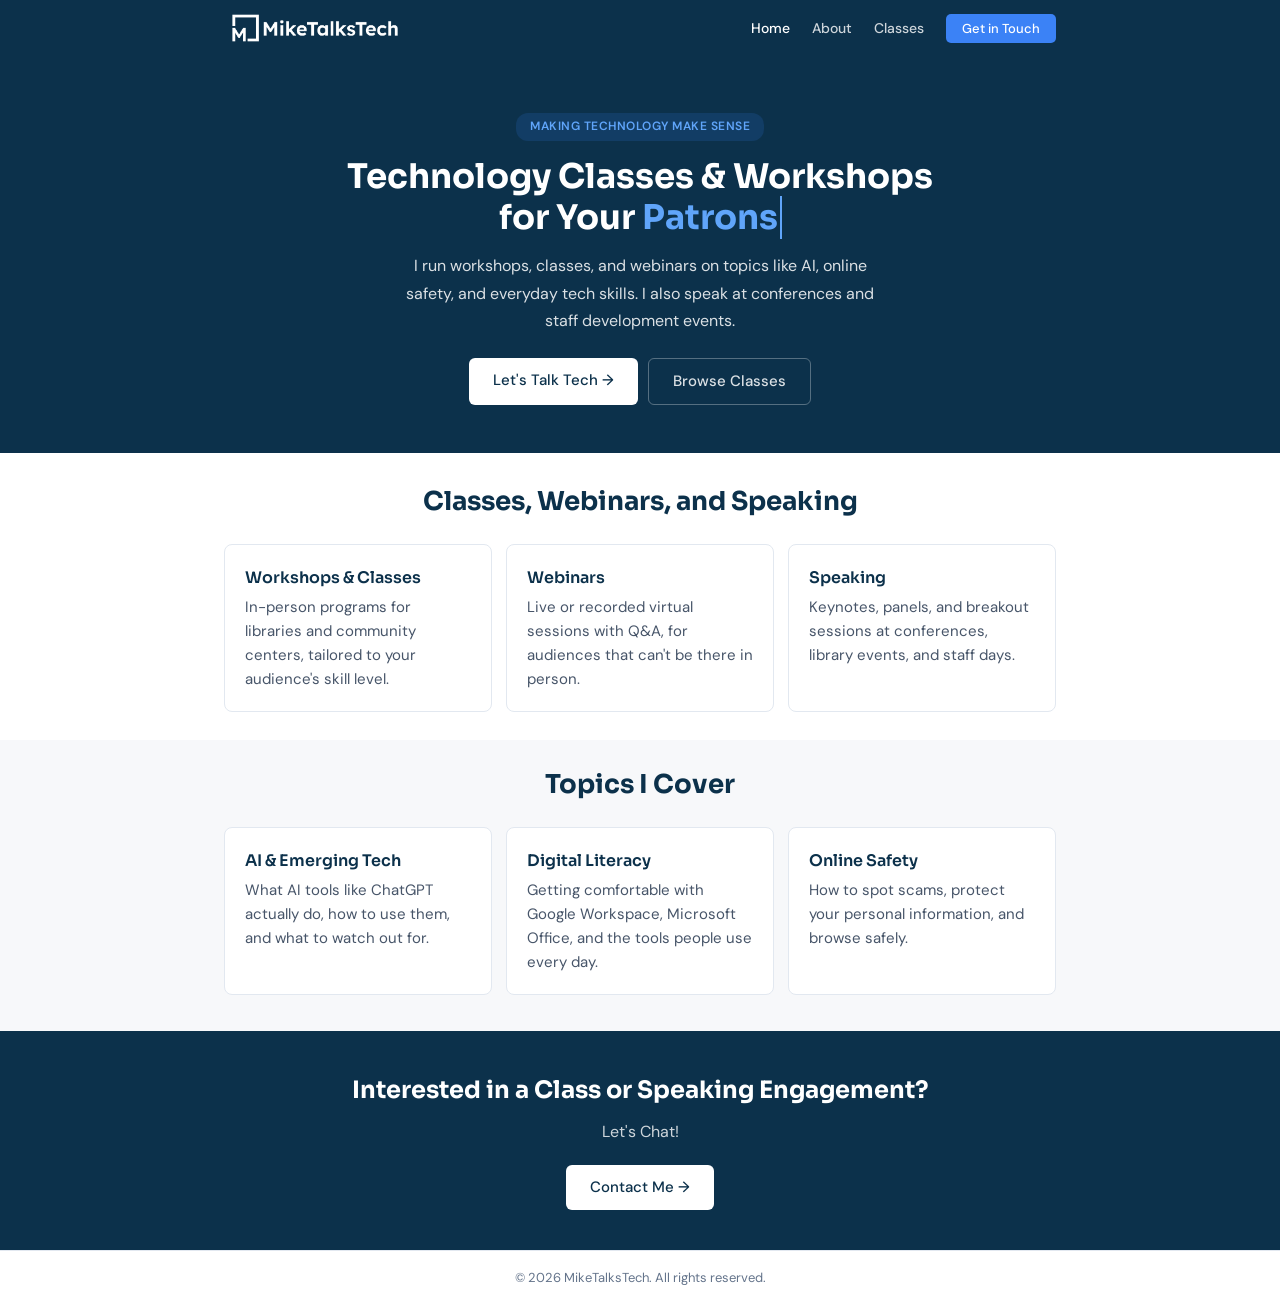
<file: index.html>
<!DOCTYPE html>
<html lang="en">
<head>
  <!-- Google Analytics -->
  <script async src="https://www.googletagmanager.com/gtag/js?id=G-N8987LX8X8"></script>
  <script>
    window.dataLayer = window.dataLayer || [];
    function gtag(){dataLayer.push(arguments);}
    gtag("js", new Date());
    gtag("config", "G-N8987LX8X8");
  </script>
  <meta charset="UTF-8">
  <meta name="viewport" content="width=device-width, initial-scale=1.0">
  <title>MikeTalksTech | Technology Workshops, Training & Speaking</title>
  <meta name="description" content="Workshops, classes, and talks that make technology approachable for libraries, businesses, and community organizations.">
  <link rel="canonical" href="https://miketalkstech.com/">
  <link rel="icon" href="/favicon.png" type="image/png">
  <link rel="apple-touch-icon" href="/apple-touch-icon.png">
  <meta property="og:type" content="website">
  <meta property="og:title" content="MikeTalksTech | Technology Workshops, Training & Speaking">
  <meta property="og:description" content="Technology classes, workshops, and speaking for libraries, community organizations, and businesses.">
  <meta property="og:url" content="https://miketalkstech.com/">
  <meta property="og:image" content="https://miketalkstech.com/images/og-image.png">
  <meta property="og:site_name" content="MikeTalksTech">
  <meta name="twitter:card" content="summary">
  <meta name="twitter:title" content="MikeTalksTech | Technology Workshops, Training & Speaking">
  <meta name="twitter:description" content="Technology classes, workshops, and speaking for libraries, community organizations, and businesses.">
  <link rel="stylesheet" href="style.css">
  <script type="application/ld+json">
  {
    "@context": "https://schema.org",
    "@type": "ProfessionalService",
    "name": "MikeTalksTech",
    "description": "Technology classes, workshops, webinars, and speaking engagements for libraries, community organizations, and businesses.",
    "url": "https://miketalkstech.com/",
    "founder": {
      "@type": "Person",
      "name": "Michael Bartolomeo",
      "jobTitle": "Librarian & Technology Instructor"
    },
    "areaServed": "Long Island, New York",
    "serviceType": ["Technology Education", "Workshops", "Webinars", "Speaking Engagements"]
  }
  </script>
</head>
<body>

  <nav class="dark">
    <div class="nav-bar">
      <a href="/"><img src="images/logo.png" alt="MikeTalksTech"></a>
      <ul class="nav-links">
        <li><a href="/" class="on">Home</a></li>
        <li><a href="/about/">About</a></li>
        <li><a href="/classes/">Classes</a></li>
        <li><a href="/contact/" class="nav-btn">Get in Touch</a></li>
      </ul>
    </div>
  </nav>

  <section class="hero">
    <div class="hero-label">Making Technology Make Sense</div>
    <h1>Technology Classes &amp; Workshops<br>for Your <span id="rotate">Patrons</span></h1>
    <p>I run workshops, classes, and webinars on topics like AI, online safety, and everyday tech skills. I also speak at conferences and staff development events.</p>
    <div class="btn-row">
      <a href="/contact/" class="btn btn-w">Let's Talk Tech &rarr;</a>
      <a href="/classes/" class="btn btn-ghost">Browse Classes</a>
    </div>
  </section>

  <section class="sec">
    <div class="w">
      <div class="sec-head">
        <h2>Classes, Webinars, and Speaking</h2>
      </div>
      <div class="row3">
        <div class="box">
          <h3>Workshops &amp; Classes</h3>
          <p>In-person programs for libraries and community centers, tailored to your audience's skill level.</p>
        </div>
        <div class="box">
          <h3>Webinars</h3>
          <p>Live or recorded virtual sessions with Q&amp;A, for audiences that can't be there in person.</p>
        </div>
        <div class="box">
          <h3>Speaking</h3>
          <p>Keynotes, panels, and breakout sessions at conferences, library events, and staff days.</p>
        </div>
      </div>
    </div>
  </section>

  <section class="sec sec-alt">
    <div class="w">
      <div class="sec-head">
        <h2>Topics I Cover</h2>
      </div>
      <div class="row3">
        <div class="box">
          <h3>AI &amp; Emerging Tech</h3>
          <p>What AI tools like ChatGPT actually do, how to use them, and what to watch out for.</p>
        </div>
        <div class="box">
          <h3>Digital Literacy</h3>
          <p>Getting comfortable with Google Workspace, Microsoft Office, and the tools people use every day.</p>
        </div>
        <div class="box">
          <h3>Online Safety</h3>
          <p>How to spot scams, protect your personal information, and browse safely.</p>
        </div>
      </div>
    </div>
  </section>

  <section class="cta">
    <h2>Interested in a Class or Speaking Engagement?</h2>
    <p>Let's Chat!</p>
    <a href="/contact/" class="btn btn-w">Contact Me &rarr;</a>
  </section>

  <footer><p>&copy; 2026 MikeTalksTech. All rights reserved.</p></footer>

  <script>
  var words = ["Patrons", "Staff", "Library", "Community", "Organization"];
  var el = document.getElementById("rotate");
  var i = 0;
  var speed = 60;

  function typeWord(word, callback) {
    var c = 0;
    el.textContent = "";
    var t = setInterval(function() {
      el.textContent = word.substring(0, c + 1);
      c++;
      if (c >= word.length) { clearInterval(t); if (callback) setTimeout(callback, 1800); }
    }, speed);
  }

  function deleteWord(callback) {
    var text = el.textContent;
    var c = text.length;
    var t = setInterval(function() {
      c--;
      el.textContent = text.substring(0, c);
      if (c <= 0) { clearInterval(t); if (callback) setTimeout(callback, 200); }
    }, speed / 2);
  }

  function cycle() {
    deleteWord(function() {
      i = (i + 1) % words.length;
      typeWord(words[i], cycle);
    });
  }

  setTimeout(cycle, 2000);
  </script>
</body>
</html>
</file>
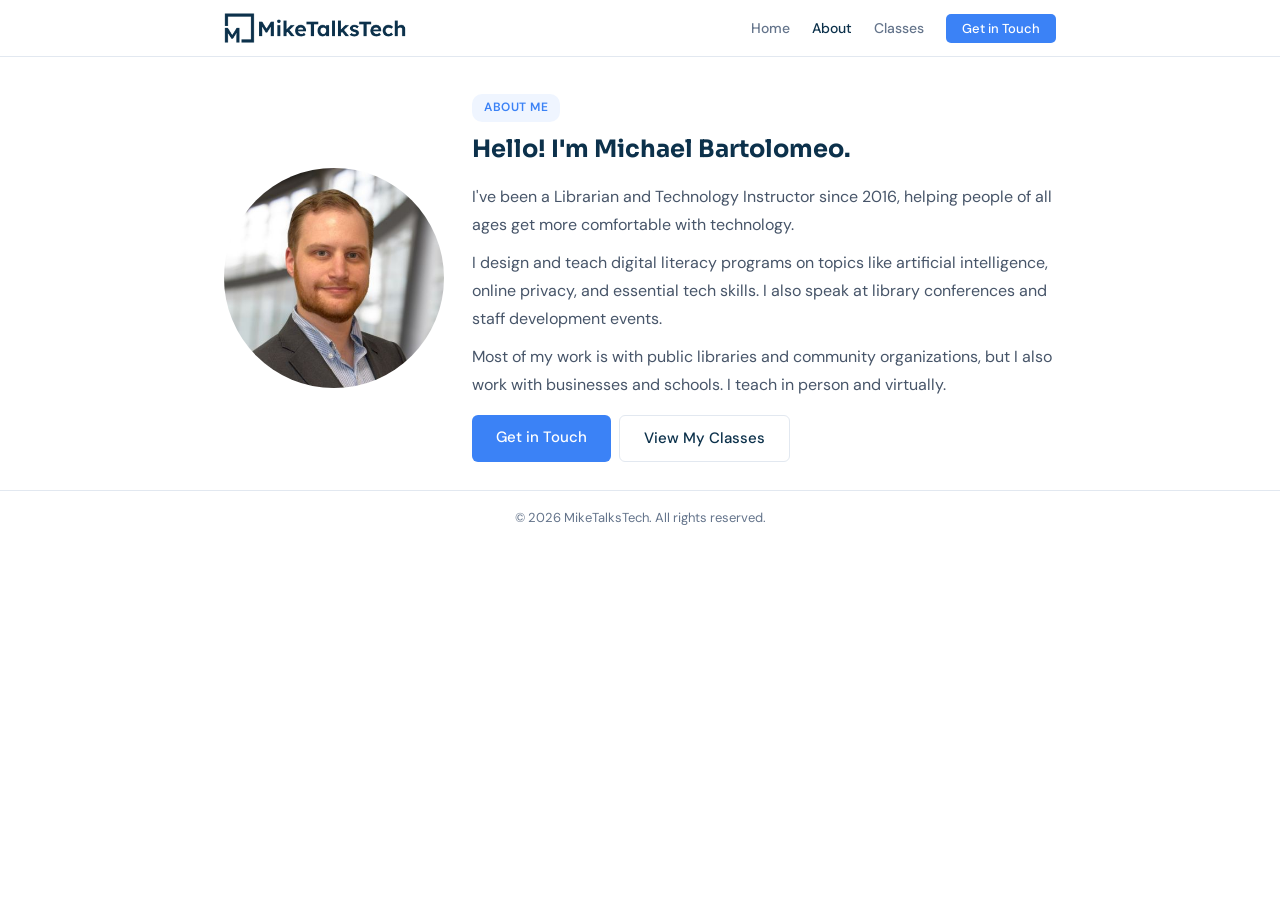
<file: about/index.html>
<!DOCTYPE html>
<html lang="en">
<head>
  <!-- Google Analytics -->
  <script async src="https://www.googletagmanager.com/gtag/js?id=G-N8987LX8X8"></script>
  <script>
    window.dataLayer = window.dataLayer || [];
    function gtag(){dataLayer.push(arguments);}
    gtag("js", new Date());
    gtag("config", "G-N8987LX8X8");
  </script>
  <meta charset="UTF-8">
  <meta name="viewport" content="width=device-width, initial-scale=1.0">
  <title>About | MikeTalksTech</title>
  <meta name="description" content="Meet Michael Bartolomeo, librarian and technology educator helping communities build confidence with technology since 2016.">
  <link rel="canonical" href="https://miketalkstech.com/about/">
  <link rel="icon" href="/favicon.png" type="image/png">
  <link rel="apple-touch-icon" href="/apple-touch-icon.png">
  <meta property="og:type" content="profile">
  <meta property="og:title" content="About Michael Bartolomeo | MikeTalksTech">
  <meta property="og:description" content="Librarian and technology instructor since 2016, helping people of all ages get comfortable with technology.">
  <meta property="og:url" content="https://miketalkstech.com/about/">
  <meta property="og:image" content="https://miketalkstech.com/images/og-image.png">
  <meta property="og:site_name" content="MikeTalksTech">
  <meta name="twitter:card" content="summary">
  <meta name="twitter:title" content="About Michael Bartolomeo | MikeTalksTech">
  <meta name="twitter:description" content="Librarian and technology instructor since 2016, helping people of all ages get comfortable with technology.">
  <link rel="stylesheet" href="../style.css">
</head>
<body>

  <nav>
    <div class="nav-bar">
      <a href="/"><img src="../images/logo-blue.png" alt="MikeTalksTech"></a>
      <ul class="nav-links">
        <li><a href="/">Home</a></li>
        <li><a href="/about/" class="on">About</a></li>
        <li><a href="/classes/">Classes</a></li>
        <li><a href="/contact/" class="nav-btn">Get in Touch</a></li>
      </ul>
    </div>
  </nav>

  <section class="sec" style="padding-top: 36px;">
    <div class="w">
      <div class="bio">
        <img src="../images/photo.jpg" alt="Michael Bartolomeo">
        <div>
          <div class="sec-label">About Me</div>
          <h2 style="font-size: 24px; margin-bottom: 14px;">Hello! I'm Michael Bartolomeo.</h2>
          <p>I've been a Librarian and Technology Instructor since 2016, helping people of all ages get more comfortable with technology.</p>
          <p>I design and teach digital literacy programs on topics like artificial intelligence, online privacy, and essential tech skills. I also speak at library conferences and staff development events.</p>
          <p>Most of my work is with public libraries and community organizations, but I also work with businesses and schools. I teach in person and virtually.</p>
          <div class="bio-btns">
            <a href="/contact/" class="btn btn-b">Get in Touch</a>
            <a href="/classes/" class="btn btn-o">View My Classes</a>
          </div>
        </div>
      </div>
    </div>
  </section>

  <footer><p>&copy; 2026 MikeTalksTech. All rights reserved.</p></footer>

</body>
</html>
</file>
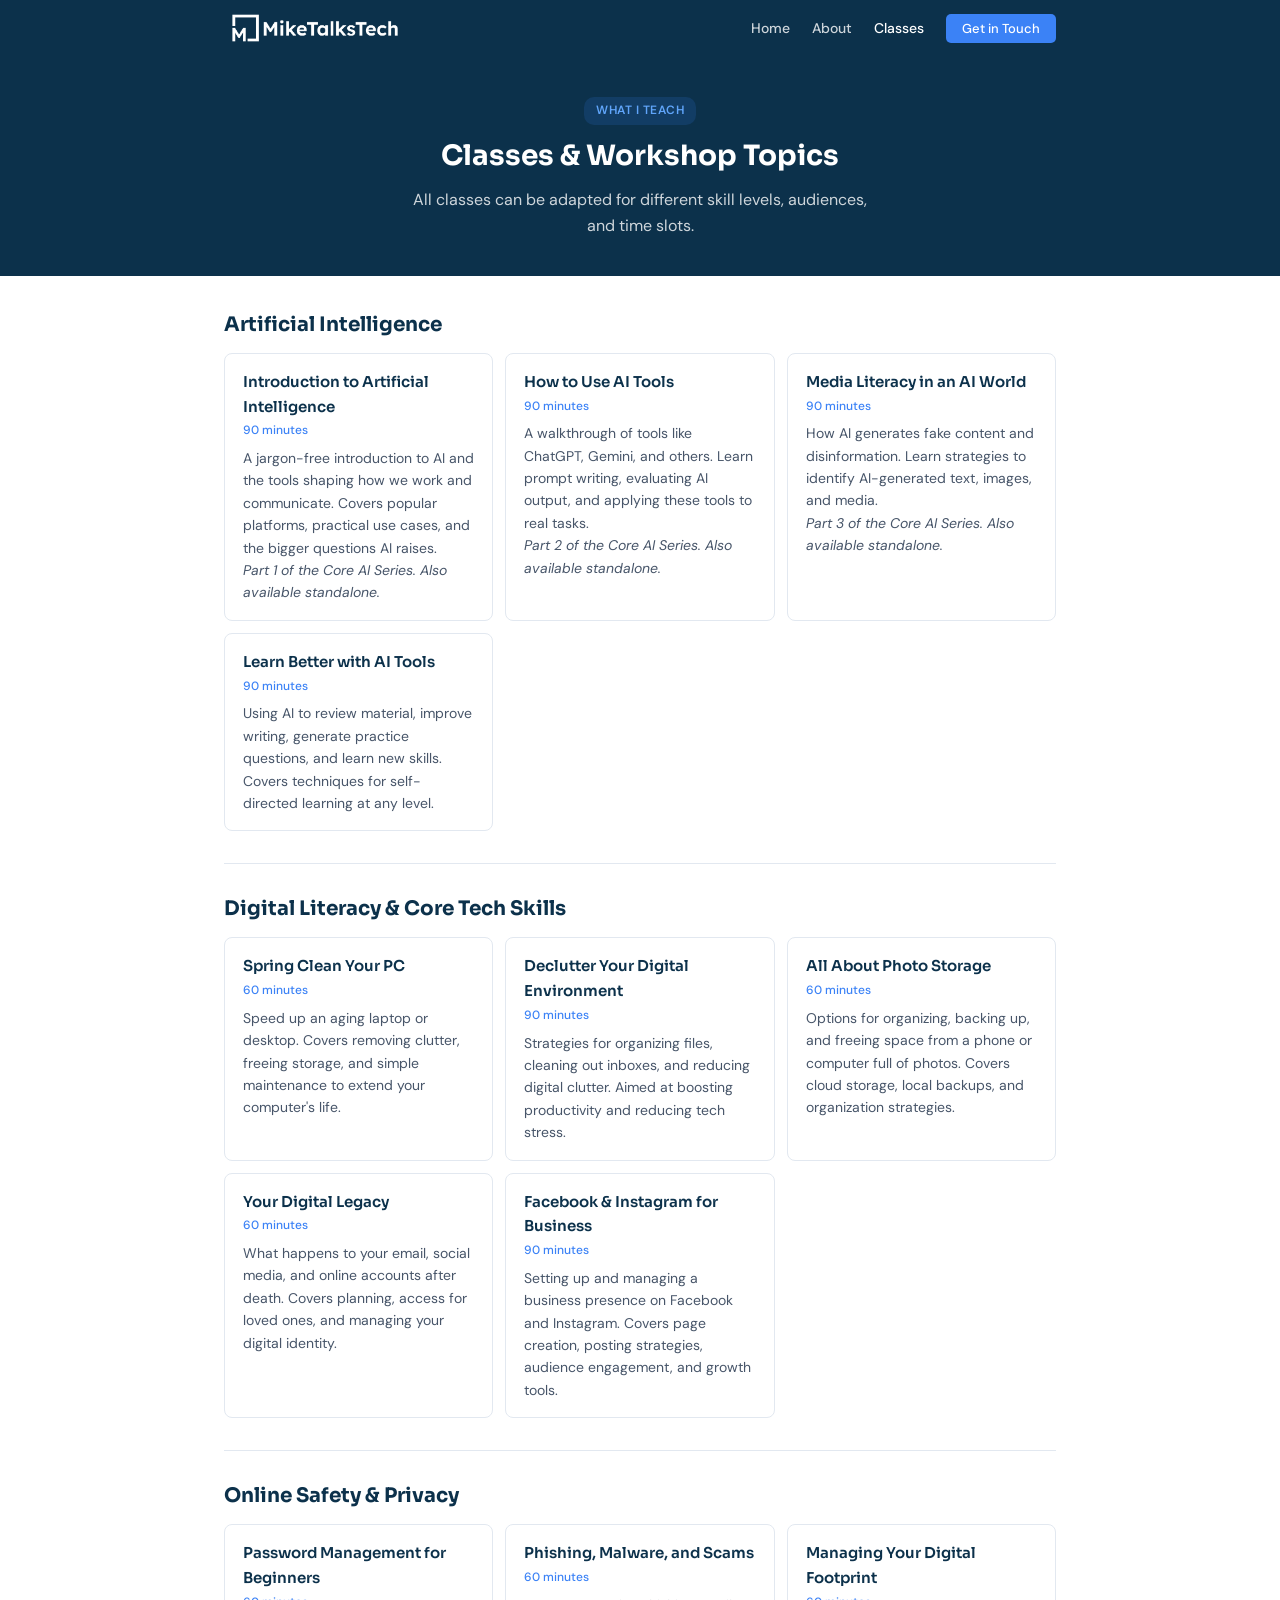
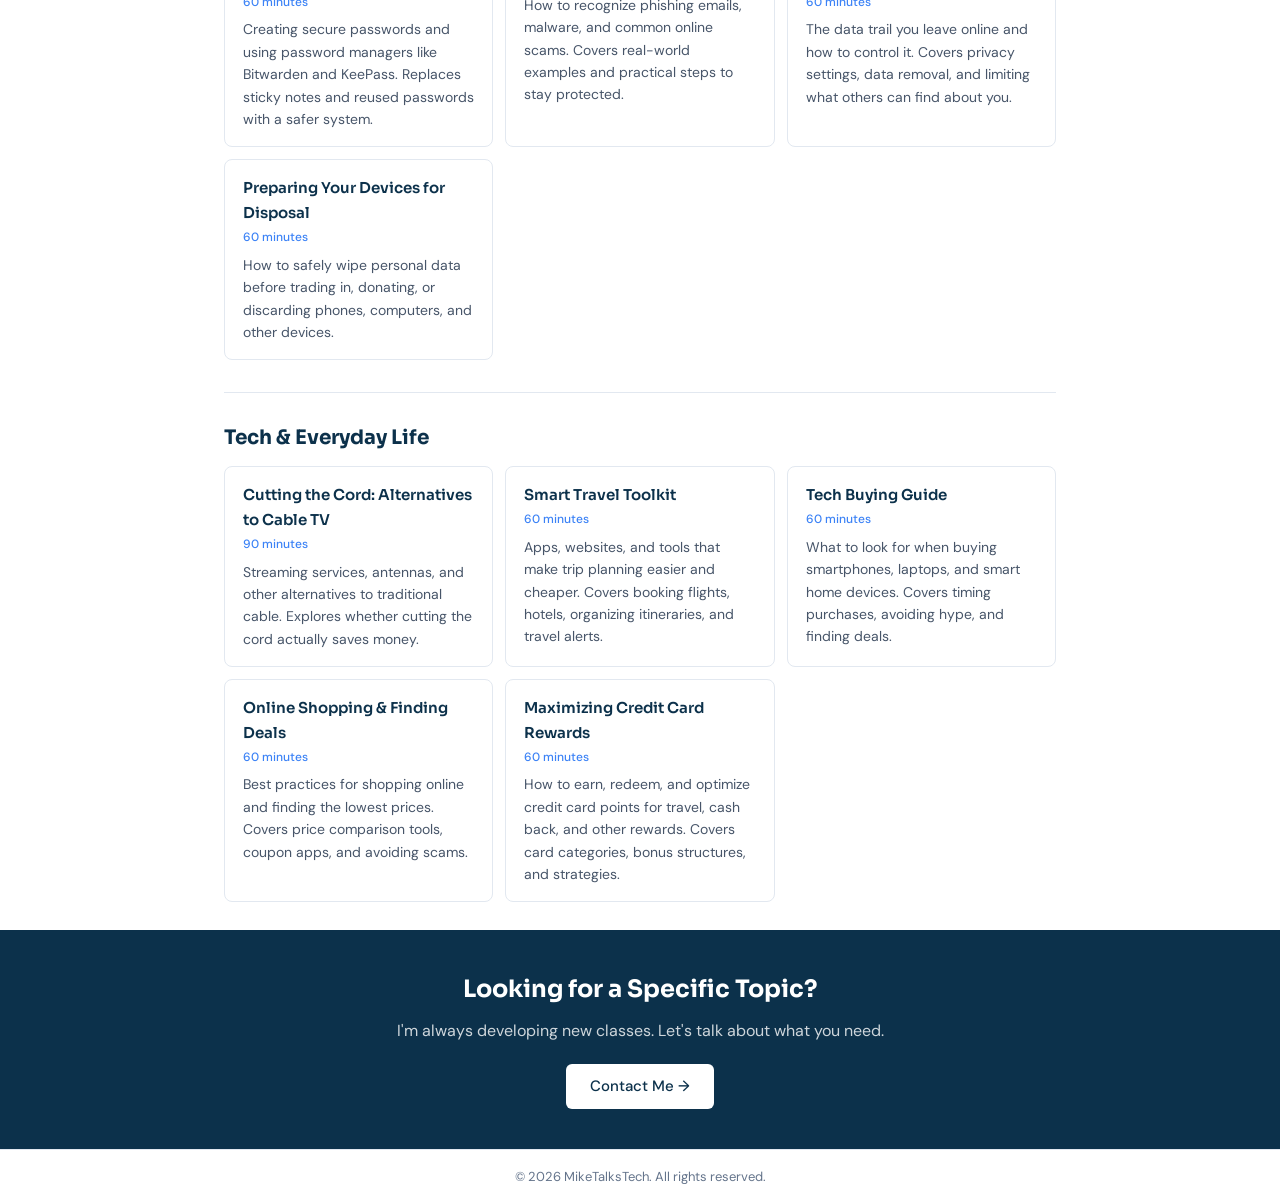
<file: classes/index.html>
<!DOCTYPE html>
<html lang="en">
<head>
  <!-- Google Analytics -->
  <script async src="https://www.googletagmanager.com/gtag/js?id=G-N8987LX8X8"></script>
  <script>
    window.dataLayer = window.dataLayer || [];
    function gtag(){dataLayer.push(arguments);}
    gtag("js", new Date());
    gtag("config", "G-N8987LX8X8");
  </script>
  <meta charset="UTF-8">
  <meta name="viewport" content="width=device-width, initial-scale=1.0">
  <title>Classes | MikeTalksTech</title>
  <meta name="description" content="Technology classes covering AI, digital literacy, online safety, productivity tools, and more for libraries and community organizations.">
  <link rel="canonical" href="https://miketalkstech.com/classes/">
  <link rel="icon" href="/favicon.png" type="image/png">
  <link rel="apple-touch-icon" href="/apple-touch-icon.png">
  <meta property="og:type" content="website">
  <meta property="og:title" content="Classes & Workshop Topics | MikeTalksTech">
  <meta property="og:description" content="Technology classes covering AI, digital literacy, online safety, and productivity tools for libraries and community organizations.">
  <meta property="og:url" content="https://miketalkstech.com/classes/">
  <meta property="og:image" content="https://miketalkstech.com/images/og-image.png">
  <meta property="og:site_name" content="MikeTalksTech">
  <meta name="twitter:card" content="summary">
  <meta name="twitter:title" content="Classes & Workshop Topics | MikeTalksTech">
  <meta name="twitter:description" content="Technology classes covering AI, digital literacy, online safety, and productivity tools.">
  <link rel="stylesheet" href="../style.css">
</head>
<body>

  <nav class="dark">
    <div class="nav-bar">
      <a href="/"><img src="../images/logo.png" alt="MikeTalksTech"></a>
      <ul class="nav-links">
        <li><a href="/">Home</a></li>
        <li><a href="/about/">About</a></li>
        <li><a href="/classes/" class="on">Classes</a></li>
        <li><a href="/contact/" class="nav-btn">Get in Touch</a></li>
      </ul>
    </div>
  </nav>

  <div class="pg-head dark">
    <div class="sec-label">What I Teach</div>
    <h1>Classes & Workshop Topics</h1>
    <p>All classes can be adapted for different skill levels, audiences, and time slots.</p>
  </div>

  <section class="sec" style="padding-top: 0;">
    <div class="w">

      <!-- Artificial Intelligence -->
      <div class="topic-group">
        <h2>Artificial Intelligence</h2>
        <div class="cls-grid">
          <div class="cls">
            <h3>Introduction to Artificial Intelligence</h3>
            <span class="cls-dur">90 minutes</span>
            <p>A jargon-free introduction to AI and the tools shaping how we work and communicate. Covers popular platforms, practical use cases, and the bigger questions AI raises.</p>
            <p class="cls-note">Part 1 of the Core AI Series. Also available standalone.</p>
          </div>
          <div class="cls">
            <h3>How to Use AI Tools</h3>
            <span class="cls-dur">90 minutes</span>
            <p>A walkthrough of tools like ChatGPT, Gemini, and others. Learn prompt writing, evaluating AI output, and applying these tools to real tasks.</p>
            <p class="cls-note">Part 2 of the Core AI Series. Also available standalone.</p>
          </div>
          <div class="cls">
            <h3>Media Literacy in an AI World</h3>
            <span class="cls-dur">90 minutes</span>
            <p>How AI generates fake content and disinformation. Learn strategies to identify AI-generated text, images, and media.</p>
            <p class="cls-note">Part 3 of the Core AI Series. Also available standalone.</p>
          </div>
          <div class="cls">
            <h3>Learn Better with AI Tools</h3>
            <span class="cls-dur">90 minutes</span>
            <p>Using AI to review material, improve writing, generate practice questions, and learn new skills. Covers techniques for self-directed learning at any level.</p>
          </div>
        </div>
      </div>

      <!-- Digital Literacy & Core Tech Skills -->
      <div class="topic-group">
        <h2>Digital Literacy & Core Tech Skills</h2>
        <div class="cls-grid">
          <div class="cls">
            <h3>Spring Clean Your PC</h3>
            <span class="cls-dur">60 minutes</span>
            <p>Speed up an aging laptop or desktop. Covers removing clutter, freeing storage, and simple maintenance to extend your computer's life.</p>
          </div>
          <div class="cls">
            <h3>Declutter Your Digital Environment</h3>
            <span class="cls-dur">90 minutes</span>
            <p>Strategies for organizing files, cleaning out inboxes, and reducing digital clutter. Aimed at boosting productivity and reducing tech stress.</p>
          </div>
          <div class="cls">
            <h3>All About Photo Storage</h3>
            <span class="cls-dur">60 minutes</span>
            <p>Options for organizing, backing up, and freeing space from a phone or computer full of photos. Covers cloud storage, local backups, and organization strategies.</p>
          </div>
          <div class="cls">
            <h3>Your Digital Legacy</h3>
            <span class="cls-dur">60 minutes</span>
            <p>What happens to your email, social media, and online accounts after death. Covers planning, access for loved ones, and managing your digital identity.</p>
          </div>
          <div class="cls">
            <h3>Facebook & Instagram for Business</h3>
            <span class="cls-dur">90 minutes</span>
            <p>Setting up and managing a business presence on Facebook and Instagram. Covers page creation, posting strategies, audience engagement, and growth tools.</p>
          </div>
        </div>
      </div>

      <!-- Online Safety & Privacy -->
      <div class="topic-group">
        <h2>Online Safety & Privacy</h2>
        <div class="cls-grid">
          <div class="cls">
            <h3>Password Management for Beginners</h3>
            <span class="cls-dur">60 minutes</span>
            <p>Creating secure passwords and using password managers like Bitwarden and KeePass. Replaces sticky notes and reused passwords with a safer system.</p>
          </div>
          <div class="cls">
            <h3>Phishing, Malware, and Scams</h3>
            <span class="cls-dur">60 minutes</span>
            <p>How to recognize phishing emails, malware, and common online scams. Covers real-world examples and practical steps to stay protected.</p>
          </div>
          <div class="cls">
            <h3>Managing Your Digital Footprint</h3>
            <span class="cls-dur">60 minutes</span>
            <p>The data trail you leave online and how to control it. Covers privacy settings, data removal, and limiting what others can find about you.</p>
          </div>
          <div class="cls">
            <h3>Preparing Your Devices for Disposal</h3>
            <span class="cls-dur">60 minutes</span>
            <p>How to safely wipe personal data before trading in, donating, or discarding phones, computers, and other devices.</p>
          </div>
        </div>
      </div>

      <!-- Tech & Everyday Life -->
      <div class="topic-group">
        <h2>Tech & Everyday Life</h2>
        <div class="cls-grid">
          <div class="cls">
            <h3>Cutting the Cord: Alternatives to Cable TV</h3>
            <span class="cls-dur">90 minutes</span>
            <p>Streaming services, antennas, and other alternatives to traditional cable. Explores whether cutting the cord actually saves money.</p>
          </div>
          <div class="cls">
            <h3>Smart Travel Toolkit</h3>
            <span class="cls-dur">60 minutes</span>
            <p>Apps, websites, and tools that make trip planning easier and cheaper. Covers booking flights, hotels, organizing itineraries, and travel alerts.</p>
          </div>
          <div class="cls">
            <h3>Tech Buying Guide</h3>
            <span class="cls-dur">60 minutes</span>
            <p>What to look for when buying smartphones, laptops, and smart home devices. Covers timing purchases, avoiding hype, and finding deals.</p>
          </div>
          <div class="cls">
            <h3>Online Shopping & Finding Deals</h3>
            <span class="cls-dur">60 minutes</span>
            <p>Best practices for shopping online and finding the lowest prices. Covers price comparison tools, coupon apps, and avoiding scams.</p>
          </div>
          <div class="cls">
            <h3>Maximizing Credit Card Rewards</h3>
            <span class="cls-dur">60 minutes</span>
            <p>How to earn, redeem, and optimize credit card points for travel, cash back, and other rewards. Covers card categories, bonus structures, and strategies.</p>
          </div>
        </div>
      </div>

    </div>
  </section>

  <section class="cta">
    <h2>Looking for a Specific Topic?</h2>
    <p>I'm always developing new classes. Let's talk about what you need.</p>
    <a href="/contact/" class="btn btn-w">Contact Me &rarr;</a>
  </section>

  <footer><p>&copy; 2026 MikeTalksTech. All rights reserved.</p></footer>

</body>
</html>
</file>
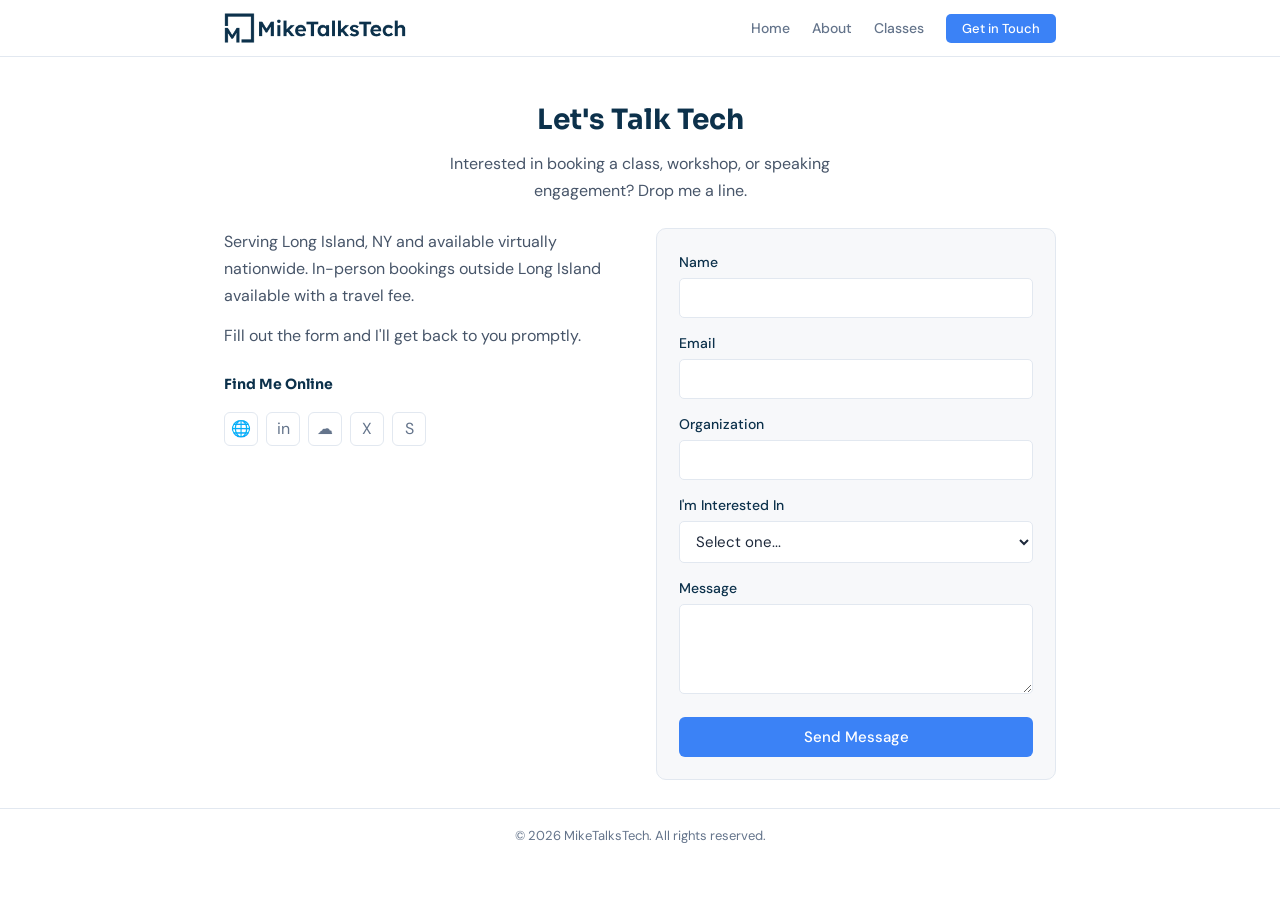
<file: contact/index.html>
<!DOCTYPE html>
<html lang="en">
<head>
  <!-- Google Analytics -->
  <script async src="https://www.googletagmanager.com/gtag/js?id=G-N8987LX8X8"></script>
  <script>
    window.dataLayer = window.dataLayer || [];
    function gtag(){dataLayer.push(arguments);}
    gtag("js", new Date());
    gtag("config", "G-N8987LX8X8");
  </script>
  <meta charset="UTF-8">
  <meta name="viewport" content="width=device-width, initial-scale=1.0">
  <title>Contact | MikeTalksTech</title>
  <meta name="description" content="Get in touch to book a technology class, workshop, or speaking engagement with MikeTalksTech.">
  <link rel="canonical" href="https://miketalkstech.com/contact/">
  <link rel="icon" href="/favicon.png" type="image/png">
  <link rel="apple-touch-icon" href="/apple-touch-icon.png">
  <meta property="og:type" content="website">
  <meta property="og:title" content="Contact | MikeTalksTech">
  <meta property="og:description" content="Book a technology class, workshop, or speaking engagement with MikeTalksTech.">
  <meta property="og:url" content="https://miketalkstech.com/contact/">
  <meta property="og:image" content="https://miketalkstech.com/images/og-image.png">
  <meta property="og:site_name" content="MikeTalksTech">
  <meta name="twitter:card" content="summary">
  <meta name="twitter:title" content="Contact | MikeTalksTech">
  <meta name="twitter:description" content="Book a technology class, workshop, or speaking engagement with MikeTalksTech.">
  <link rel="stylesheet" href="../style.css">
</head>
<body>

  <nav>
    <div class="nav-bar">
      <a href="/"><img src="../images/logo-blue.png" alt="MikeTalksTech"></a>
      <ul class="nav-links">
        <li><a href="/">Home</a></li>
        <li><a href="/about/">About</a></li>
        <li><a href="/classes/">Classes</a></li>
        <li><a href="/contact/" class="nav-btn on">Get in Touch</a></li>
      </ul>
    </div>
  </nav>

  <div class="pg-head">
    <h1>Let's Talk Tech</h1>
    <p>Interested in booking a class, workshop, or speaking engagement? Drop me a line.</p>
  </div>

  <section class="sec" style="padding-top: 0;">
    <div class="w">
      <div class="contact-row">

        <div>
          <p>Serving Long Island, NY and available virtually nationwide. In-person bookings outside Long Island available with a travel fee.</p>
          <p>Fill out the form and I'll get back to you promptly.</p>

          <h3 style="font-size: 14px; margin-top: 24px; margin-bottom: 10px;">Find Me Online</h3>
          <div class="links">
            <a href="https://michaelbartolomeo.com" title="Website" target="_blank" rel="noopener">&#127760;</a>
            <a href="https://www.linkedin.com/in/mikebartolomeo/" title="LinkedIn" target="_blank" rel="noopener">in</a>
            <a href="https://bsky.app/profile/mikebartolomeo.bsky.social" title="Bluesky" target="_blank" rel="noopener">&#9729;</a>
            <a href="https://x.com/Mike_Bartolomeo" title="X" target="_blank" rel="noopener">X</a>
            <a href="https://substack.com/@mikebartolomeo" title="Substack" target="_blank" rel="noopener">S</a>
          </div>
        </div>

        <div class="form-box">
          <form action="https://formspree.io/f/YOUR_FORM_ID" method="POST">
            <div class="f">
              <label for="name">Name</label>
              <input type="text" id="name" name="name" required>
            </div>
            <div class="f">
              <label for="email">Email</label>
              <input type="email" id="email" name="email" required>
            </div>
            <div class="f">
              <label for="org">Organization</label>
              <input type="text" id="org" name="organization">
            </div>
            <div class="f">
              <label for="interest">I'm Interested In</label>
              <select id="interest" name="interest">
                <option value="">Select one...</option>
                <option value="workshop">Booking a Workshop or Class</option>
                <option value="webinar">Booking a Webinar</option>
                <option value="speaking">A Speaking Engagement</option>
                <option value="other">Something Else</option>
              </select>
            </div>
            <div class="f">
              <label for="message">Message</label>
              <textarea id="message" name="message" required></textarea>
            </div>
            <button type="submit" class="btn btn-b" style="width: 100%;">Send Message</button>
          </form>
        </div>

      </div>
    </div>
  </section>

  <footer><p>&copy; 2026 MikeTalksTech. All rights reserved.</p></footer>

</body>
</html>
</file>
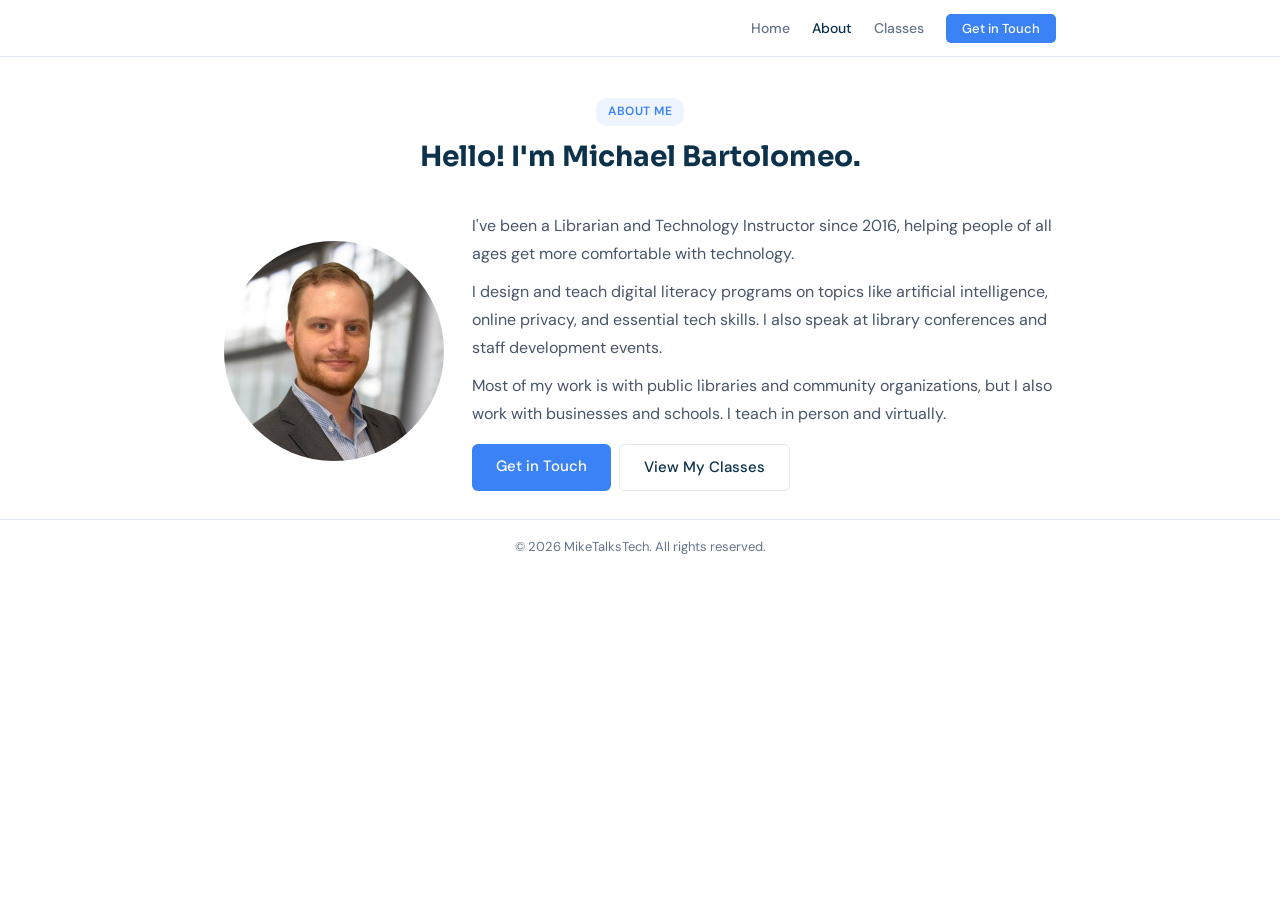
<file: about.html>
<!DOCTYPE html>
<html lang="en">
<head>
  <meta charset="UTF-8">
  <meta name="viewport" content="width=device-width, initial-scale=1.0">
  <title>About | MikeTalksTech</title>
  <meta name="description" content="Meet Michael Bartolomeo, librarian and technology educator helping communities build confidence with technology since 2016.">
  <link rel="stylesheet" href="style.css">
</head>
<body>

  <nav>
    <div class="nav-bar">
      <a href="index.html"><img src="images/logo.png" alt="MikeTalksTech"></a>
      <ul class="nav-links">
        <li><a href="index.html">Home</a></li>
        <li><a href="about.html" class="on">About</a></li>
        <li><a href="classes.html">Classes</a></li>
        <li><a href="contact.html" class="nav-btn">Get in Touch</a></li>
      </ul>
    </div>
  </nav>

  <div class="pg-head">
    <div class="sec-label">About Me</div>
    <h1>Hello! I'm Michael Bartolomeo.</h1>
  </div>

  <section class="sec" style="padding-top: 0;">
    <div class="w">
      <div class="bio">
        <img src="images/photo.jpg" alt="Michael Bartolomeo">
        <div>
          <p>I've been a Librarian and Technology Instructor since 2016, helping people of all ages get more comfortable with technology.</p>
          <p>I design and teach digital literacy programs on topics like artificial intelligence, online privacy, and essential tech skills. I also speak at library conferences and staff development events.</p>
          <p>Most of my work is with public libraries and community organizations, but I also work with businesses and schools. I teach in person and virtually.</p>
          <div class="bio-btns">
            <a href="contact.html" class="btn btn-b">Get in Touch</a>
            <a href="classes.html" class="btn btn-o">View My Classes</a>
          </div>
        </div>
      </div>
    </div>
  </section>

  <footer><p>&copy; 2026 MikeTalksTech. All rights reserved.</p></footer>

</body>
</html>
</file>
<file: style.css>
@import url('https://fonts.googleapis.com/css2?family=Sora:wght@400;500;600;700&family=DM+Sans:opsz,wght@9..40,400;9..40,500;9..40,600&display=swap');

/* Reset */
*, *::before, *::after { margin: 0; padding: 0; box-sizing: border-box; }

:root {
  --navy: #0C314B;
  --blue: #3B82F6;
  --blue-soft: #60a5fa;
  --blue-tint: #eef4ff;
  --surface: #f7f8fa;
  --text: #1e293b;
  --text-mid: #475569;
  --text-light: #64748b;
  --white: #ffffff;
  --border: #e2e8f0;
}

body {
  font-family: 'DM Sans', sans-serif;
  font-size: 16px;
  color: var(--text);
  background: var(--white);
  line-height: 1.65;
}

h1, h2, h3 { font-family: 'Sora', sans-serif; color: var(--navy); }
a { color: var(--blue); text-decoration: none; }
a:hover { color: var(--navy); }
img { max-width: 100%; display: block; }

/* Wrapper */
.w { max-width: 880px; margin: 0 auto; padding: 0 24px; }

/* ===== NAV ===== */
nav {
  border-bottom: 1px solid var(--border);
  background: var(--white);
  position: sticky;
  top: 0;
  z-index: 50;
}

nav.dark { background: var(--navy); border-bottom: none; }

.nav-bar {
  max-width: 880px;
  margin: 0 auto;
  padding: 0 24px;
  height: 56px;
  display: flex;
  align-items: center;
  justify-content: space-between;
}

.nav-bar img { height: 38px; width: auto; }

.nav-links { list-style: none; display: flex; gap: 22px; align-items: center; }

.nav-links a {
  font-size: 14px;
  font-weight: 500;
  color: var(--text-light);
}

.nav-links a:hover, .nav-links a.on { color: var(--navy); }

nav.dark .nav-links a { color: rgba(255,255,255,0.8); }
nav.dark .nav-links a:hover, nav.dark .nav-links a.on { color: #fff; }

.nav-btn {
  background: var(--blue);
  color: #fff !important;
  padding: 6px 16px;
  border-radius: 5px;
  font-size: 13px !important;
  font-weight: 500;
}

.nav-btn:hover { background: #2563eb; color: #fff !important; }

/* Mobile nav */
.menu-btn { display: none; background: none; border: none; cursor: pointer; }
.menu-btn span { display: block; width: 18px; height: 2px; background: var(--navy); margin: 4px 0; }
nav.dark .menu-btn span { background: #fff; }

/* ===== HERO ===== */
.hero {
  background: var(--navy);
  color: #fff;
  text-align: center;
  padding: 56px 24px 48px;
}

.hero h1 {
  color: #fff;
  font-size: 34px;
  font-weight: 700;
  margin-bottom: 14px;
  line-height: 1.2;
}

#rotate {
  color: var(--blue-soft);
  border-right: 2px solid var(--blue-soft);
  padding-right: 2px;
  animation: blink 0.7s step-end infinite;
}

@keyframes blink { 0%,100% { border-color: var(--blue-soft); } 50% { border-color: transparent; } }

.hero p {
  color: rgba(255,255,255,0.85);
  font-size: 16px;
  max-width: 500px;
  margin: 0 auto 24px;
  line-height: 1.7;
}

.hero-label {
  display: inline-block;
  background: rgba(59,130,246,0.15);
  color: #60a5fa;
  font-size: 12px;
  font-weight: 600;
  letter-spacing: 0.5px;
  text-transform: uppercase;
  padding: 4px 14px;
  border-radius: 12px;
  margin-bottom: 16px;
}

/* ===== BUTTONS ===== */
.btn {
  display: inline-block;
  padding: 10px 24px;
  border-radius: 6px;
  font-family: 'DM Sans', sans-serif;
  font-size: 15px;
  font-weight: 500;
  border: none;
  cursor: pointer;
  text-align: center;
}

.btn-w { background: #fff; color: var(--navy); }
.btn-w:hover { background: #f0f0f0; color: var(--navy); }

.btn-b { background: var(--blue); color: #fff; }
.btn-b:hover { background: #2563eb; color: #fff; }

.btn-o { background: none; color: var(--navy); border: 1.5px solid var(--border); }
.btn-o:hover { border-color: var(--blue); color: var(--blue); }

.btn-ghost { background: none; color: rgba(255,255,255,0.85); border: 1.5px solid rgba(255,255,255,0.3); }
.btn-ghost:hover { color: #fff; background: rgba(255,255,255,0.06); }

.btn-row { display: flex; gap: 10px; justify-content: center; }

/* ===== SECTIONS ===== */
.sec { padding: 28px 0; }
.sec-alt { background: var(--surface); padding-top: 24px; padding-bottom: 36px; }

.sec-label {
  display: inline-block;
  background: rgba(59,130,246,0.08);
  color: var(--blue);
  font-size: 12px;
  font-weight: 600;
  letter-spacing: 0.5px;
  text-transform: uppercase;
  padding: 4px 12px;
  border-radius: 10px;
  margin-bottom: 8px;
}

.sec h2 { font-size: 26px; font-weight: 700; margin-bottom: 6px; }
.sec .sub { font-size: 16px; color: var(--text-mid); max-width: 480px; }
.sec-head { margin-bottom: 20px; text-align: center; }
.sec-head .sub { margin: 0 auto; }

/* ===== 3-COLUMN GRID ===== */
.row3 {
  display: grid;
  grid-template-columns: repeat(3, 1fr);
  gap: 14px;
}

.box {
  border: 1px solid var(--border);
  border-radius: 8px;
  padding: 20px;
  background: var(--white);
}

.box:hover { border-color: var(--blue); }

.box h3 { font-size: 16px; font-weight: 600; margin-bottom: 4px; }
.box p { font-size: 15px; color: var(--text-mid); line-height: 1.6; }

/* ===== CLASS TOPIC GROUPS ===== */
.topic-group { margin-bottom: 32px; padding-top: 28px; border-top: 1px solid var(--border); }
.topic-group:first-child { border-top: none; padding-top: 0; }
.topic-group:last-child { margin-bottom: 0; }

.topic-group h2 {
  font-size: 20px;
  font-weight: 700;
  margin-bottom: 12px;
}

.cls-grid {
  display: grid;
  grid-template-columns: repeat(3, 1fr);
  gap: 12px;
}

.cls {
  border: 1px solid var(--border);
  border-radius: 8px;
  padding: 16px 18px;
  background: var(--white);
}

.cls:hover { border-color: var(--blue); }

.cls h3 { font-size: 15px; font-weight: 600; margin-bottom: 2px; }

.cls-dur {
  font-size: 12px;
  font-weight: 500;
  color: var(--blue);
  display: block;
  margin-bottom: 6px;
}

.cls p { font-size: 14px; color: var(--text-mid); line-height: 1.6; margin: 0; }

.cls-note {
  font-size: 12px;
  color: var(--text-light);
  font-style: italic;
  margin-top: 6px;
}

/* ===== CTA BAR ===== */
.cta {
  background: var(--navy);
  color: #fff;
  text-align: center;
  padding: 40px 24px;
}

.cta h2 { color: #fff; font-size: 24px; margin-bottom: 8px; }
.cta p { color: rgba(255,255,255,0.8); font-size: 16px; margin-bottom: 20px; }

/* ===== PAGE HEADER ===== */
.pg-head {
  text-align: center;
  padding: 40px 0 24px;
}

.pg-head h1 { font-size: 28px; margin-bottom: 8px; }
.pg-head p { font-size: 16px; color: var(--text-mid); max-width: 460px; margin: 0 auto; }

.pg-head.dark {
  background: var(--navy);
  padding: 40px 24px 36px;
  margin-bottom: 32px;
}

.pg-head.dark h1 { color: #fff; }
.pg-head.dark p { color: rgba(255,255,255,0.8); }
.pg-head.dark .sec-label {
  background: rgba(59,130,246,0.15);
  color: #60a5fa;
}

/* ===== ABOUT ===== */
.bio {
  display: grid;
  grid-template-columns: 220px 1fr;
  gap: 28px;
  align-items: center;
}

.bio img {
  width: 220px;
  height: 220px;
  object-fit: cover;
  border-radius: 50%;
}

.bio p { font-size: 16px; color: var(--text-mid); line-height: 1.75; margin-bottom: 10px; }
.bio-btns { display: flex; gap: 8px; margin-top: 16px; }

/* ===== CONTACT ===== */
.contact-row {
  display: grid;
  grid-template-columns: 1fr 1fr;
  gap: 32px;
}

.contact-row p { font-size: 16px; color: var(--text-mid); line-height: 1.7; margin-bottom: 12px; }

.links { display: flex; gap: 8px; margin-top: 16px; }

.links a {
  width: 34px;
  height: 34px;
  border: 1px solid var(--border);
  border-radius: 6px;
  display: flex;
  align-items: center;
  justify-content: center;
  color: var(--text-light);
}

.links a:hover { border-color: var(--blue); color: var(--blue); }

.form-box {
  background: var(--surface);
  border: 1px solid var(--border);
  border-radius: 10px;
  padding: 22px;
}

.f { margin-bottom: 14px; }
.f label { display: block; font-size: 14px; font-weight: 500; color: var(--navy); margin-bottom: 4px; }

.f input, .f select, .f textarea {
  width: 100%;
  padding: 9px 12px;
  border: 1.5px solid var(--border);
  border-radius: 5px;
  font-family: 'DM Sans', sans-serif;
  font-size: 15px;
  color: var(--text);
  background: #fff;
}

.f input:focus, .f select:focus, .f textarea:focus { outline: none; border-color: var(--blue); }
.f textarea { resize: vertical; min-height: 90px; }

/* ===== FOOTER ===== */
footer {
  border-top: 1px solid var(--border);
  text-align: center;
  padding: 16px 0;
}

footer p { font-size: 13px; color: var(--text-light); }

/* ===== MOBILE ===== */
@media (max-width: 700px) {
  .nav-links { display: none; }
  .menu-btn { display: block; }
  .hero h1 { font-size: 26px; }
  .row3 { grid-template-columns: 1fr; }
  .cls-grid { grid-template-columns: 1fr; }
  .bio { grid-template-columns: 1fr; text-align: center; }
  .bio img { margin: 0 auto; width: 180px; height: 180px; }
  .bio-btns { justify-content: center; }
  .contact-row { grid-template-columns: 1fr; }
}
</file>
